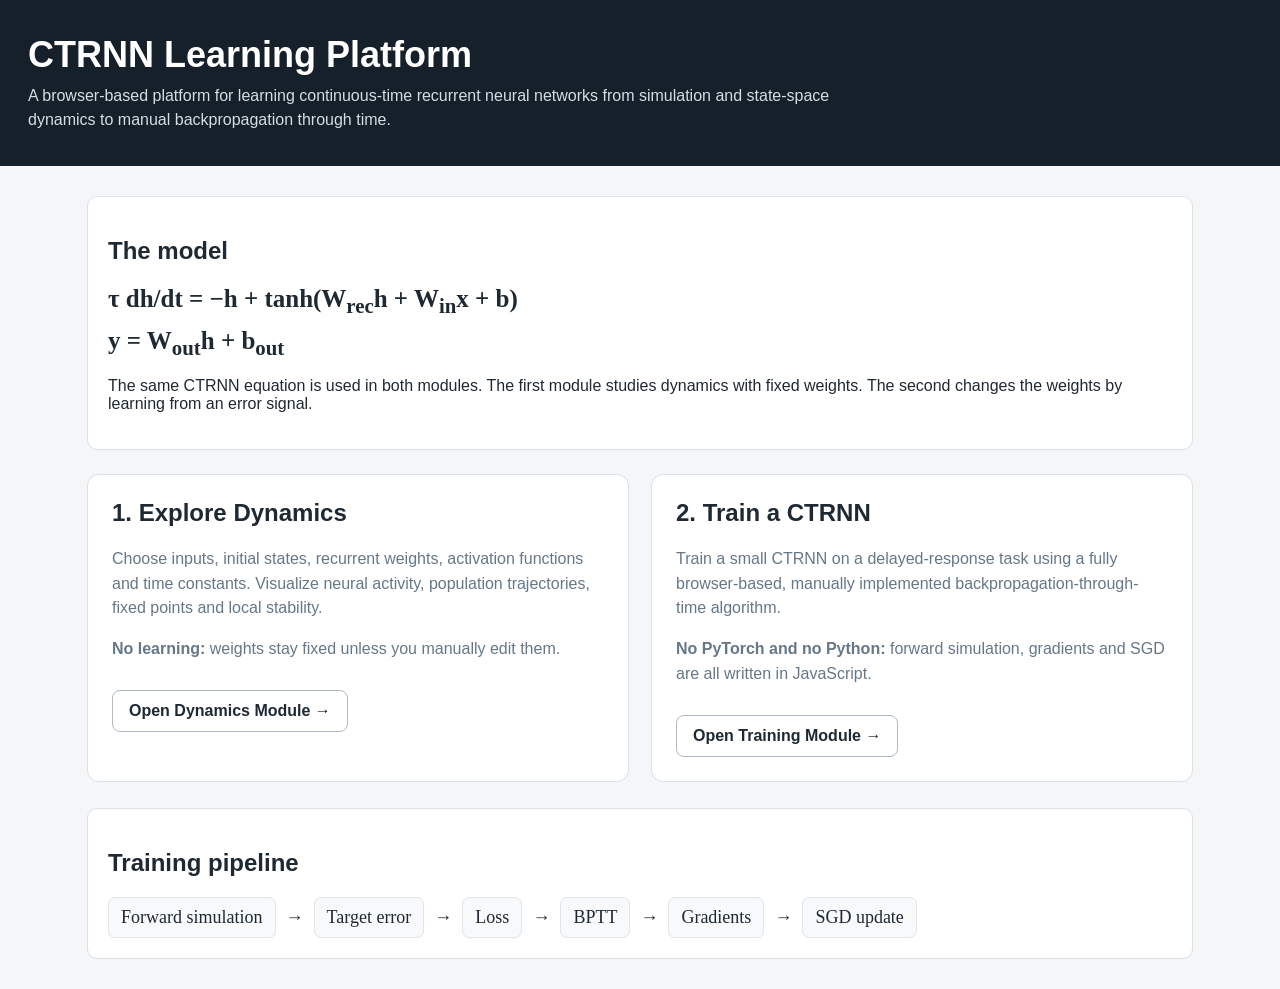
<file: index.html>
<!DOCTYPE html>
<html lang="en">
<head>
  <meta charset="UTF-8">
  <meta name="viewport" content="width=device-width, initial-scale=1.0">
  <title>CTRNN Learning Playground</title>
  <style>
    *{box-sizing:border-box}
    body{margin:0;font-family:Arial,Helvetica,sans-serif;background:#f4f6f8;color:#1f2933}
    header{background:#16202a;color:white;padding:34px 28px}
    header h1{margin:0 0 8px;font-size:36px}
    header p{margin:0;color:#d5dde5;max-width:850px;line-height:1.5}
    main{max-width:1150px;margin:0 auto;padding:30px 22px}
    .equation{background:white;border:1px solid #d9e0e6;border-radius:10px;padding:20px;margin-bottom:24px}
    .formula{font-family:Georgia,serif;font-size:25px;font-weight:700;margin:8px 0}
    .modes{display:grid;grid-template-columns:1fr 1fr;gap:22px}
    .card{background:white;border:1px solid #d9e0e6;border-radius:12px;padding:24px}
    .card h2{margin-top:0}
    .card p{color:#667788;line-height:1.55}
    .card a{display:inline-block;margin-top:12px;padding:11px 16px;border:1px solid #aeb9c3;border-radius:8px;text-decoration:none;color:#1f2933;font-weight:700}
    .card a:hover{background:#eef3f6}
    .pipeline{margin-top:26px;background:white;border:1px solid #d9e0e6;border-radius:10px;padding:20px}
    .steps{display:flex;gap:10px;flex-wrap:wrap;align-items:center;font-family:Georgia,serif;font-size:18px}
    .box{padding:9px 12px;background:#f7f9fb;border:1px solid #dfe5ea;border-radius:7px}
    @media(max-width:800px){.modes{grid-template-columns:1fr}}
  
  .choice-card { transition: transform .15s ease, box-shadow .15s ease; }
  .choice-card:hover { transform: translateY(-3px); box-shadow: 0 10px 24px rgba(31,41,51,.08); }
  .hero { background: linear-gradient(135deg,#ffffff 0%,#f7fafc 100%); }
</style>
</head>
<body>
<header>
  <h1>CTRNN Learning Platform</h1>
  <p>
    A browser-based platform for learning continuous-time recurrent neural networks from
    simulation and state-space dynamics to manual backpropagation through time.
  </p>
</header>

<main>
  <section class="equation">
    <h2>The model</h2>
    <div class="formula">
      τ dh/dt = −h + tanh(W<sub>rec</sub>h + W<sub>in</sub>x + b)
    </div>
    <div class="formula">
      y = W<sub>out</sub>h + b<sub>out</sub>
    </div>
    <p>
      The same CTRNN equation is used in both modules. The first module studies dynamics
      with fixed weights. The second changes the weights by learning from an error signal.
    </p>
  </section>

  <section class="modes">
    <article class="card">
      <h2>1. Explore Dynamics</h2>
      <p>
        Choose inputs, initial states, recurrent weights, activation functions and time constants.
        Visualize neural activity, population trajectories, fixed points and local stability.
      </p>
      <p><b>No learning:</b> weights stay fixed unless you manually edit them.</p>
      <a href="dynamics/index.html">Open Dynamics Module →</a>
    </article>

    <article class="card">
      <h2>2. Train a CTRNN</h2>
      <p>
        Train a small CTRNN on a delayed-response task using a fully browser-based,
        manually implemented backpropagation-through-time algorithm.
      </p>
      <p><b>No PyTorch and no Python:</b> forward simulation, gradients and SGD are all written in JavaScript.</p>
      <a href="training/index.html">Open Training Module →</a>
    </article>
  </section>

  <section class="pipeline">
    <h2>Training pipeline</h2>
    <div class="steps">
      <span class="box">Forward simulation</span> →
      <span class="box">Target error</span> →
      <span class="box">Loss</span> →
      <span class="box">BPTT</span> →
      <span class="box">Gradients</span> →
      <span class="box">SGD update</span>
    </div>
  </section>
</main>
</body>
</html>
</file>
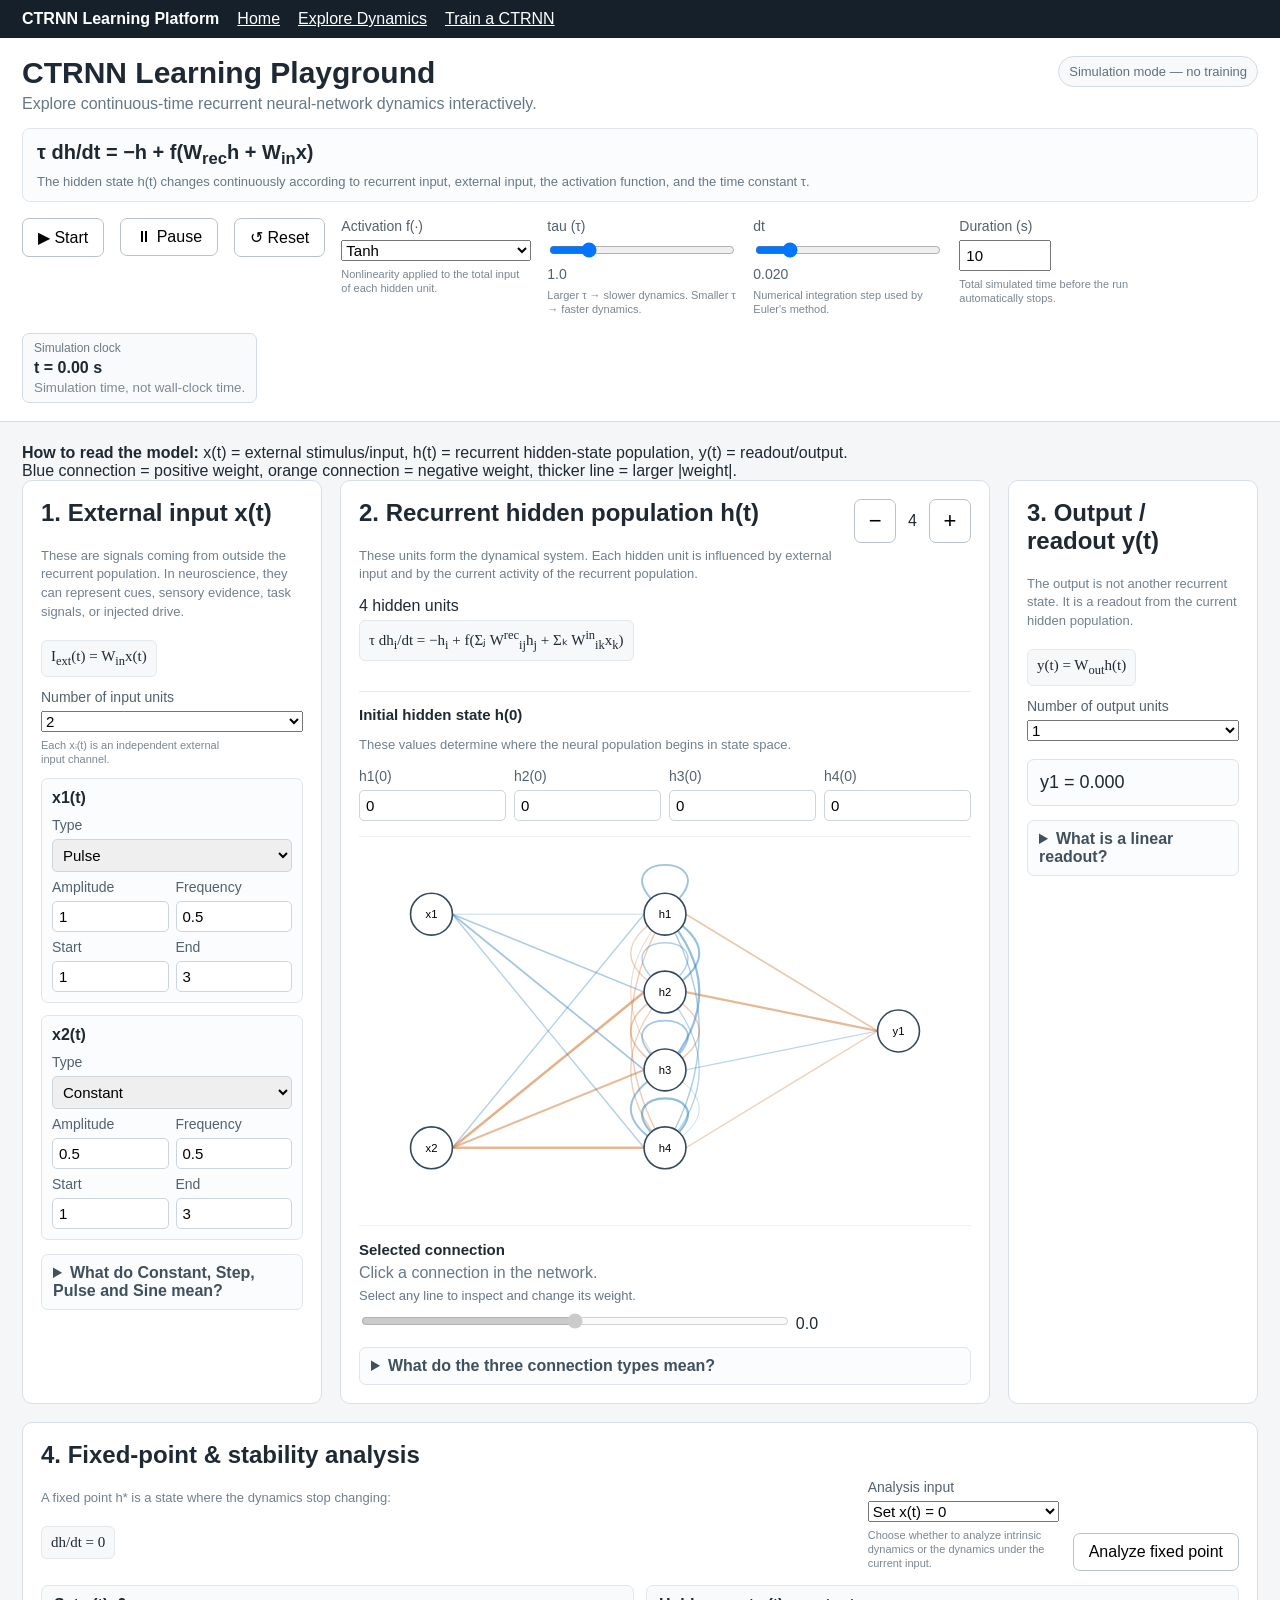
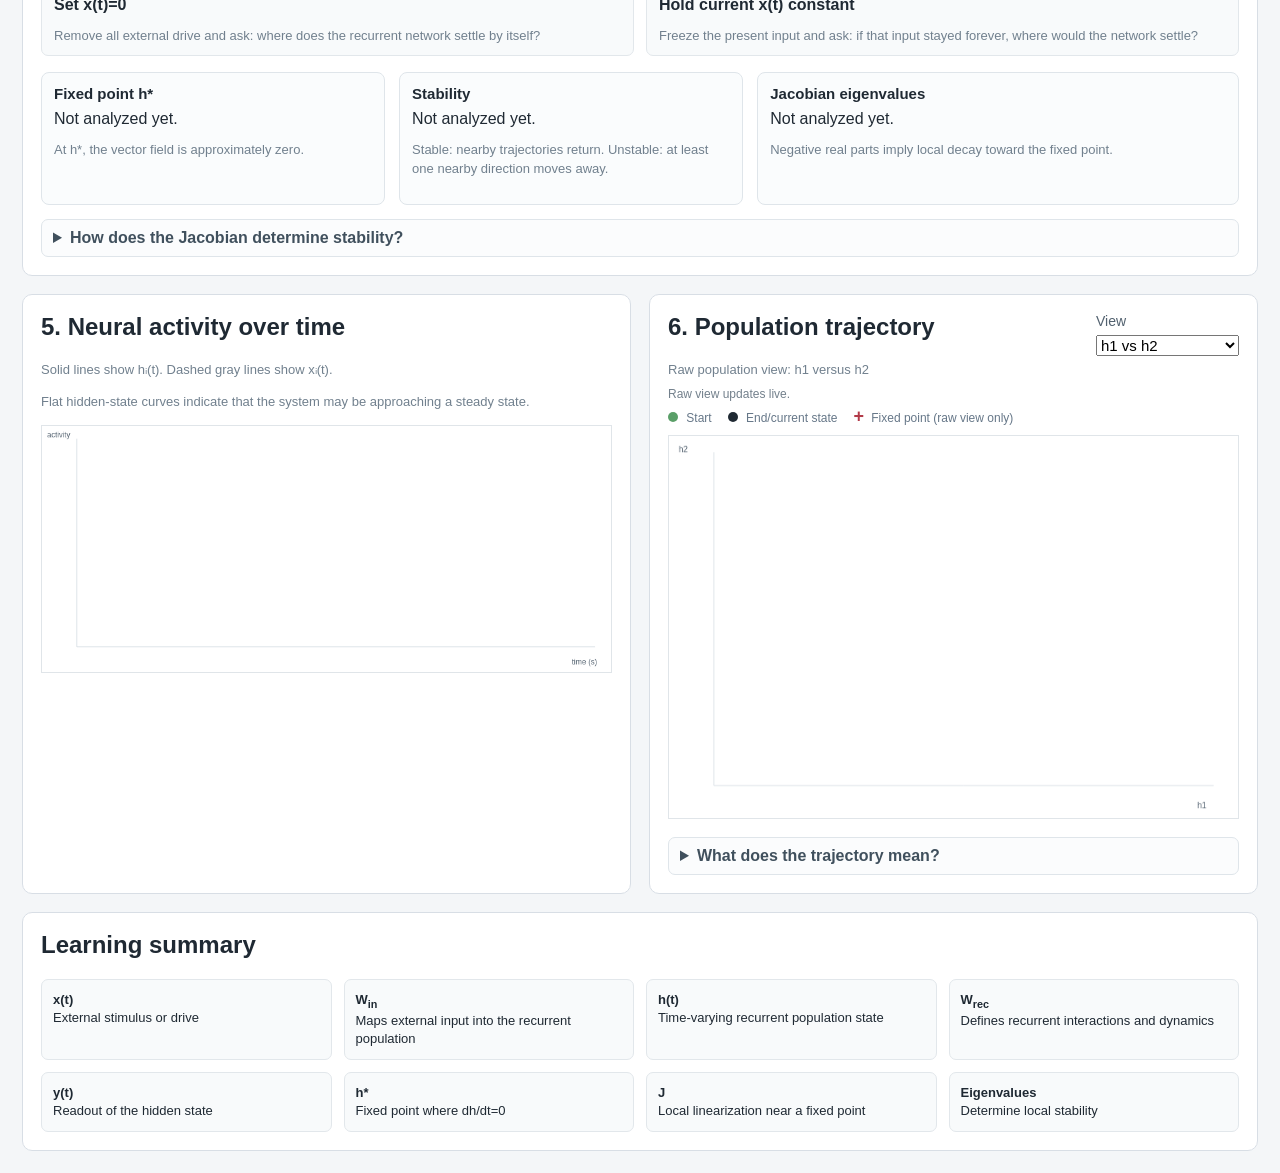
<file: dynamics/index.html>
<!DOCTYPE html>
<html lang="en">
<head>
  <meta charset="UTF-8" />
  <meta name="viewport" content="width=device-width, initial-scale=1.0" />
  <title>Explore Dynamics | CTRNN Learning Playground</title>
  <link rel="stylesheet" href="style.css" />
</head>
<body>

<nav class="module-nav" style="padding:10px 22px;background:#16202a;color:white;display:flex;gap:18px;align-items:center;flex-wrap:wrap">
  <strong>CTRNN Learning Platform</strong>
  <a href="../index.html" style="color:white">Home</a>
  <a href="./index.html" style="color:white">Explore Dynamics</a>
  <a href="../training/index.html" style="color:white">Train a CTRNN</a>
</nav>


<header class="topbar">
  <div class="brand">
    <div>
      <h1>CTRNN Learning Playground</h1>
      <p class="subtitle">Explore continuous-time recurrent neural-network dynamics interactively.</p>
    </div>
    <span class="mode-badge">Simulation mode — no training</span>
  </div>

  <div class="equation-banner">
    <div class="formula">
      τ dh/dt = −h + f(W<sub>rec</sub>h + W<sub>in</sub>x)
    </div>
    <div class="formula-note">
      The hidden state h(t) changes continuously according to recurrent input, external input, the activation function, and the time constant τ.
    </div>
  </div>

  <div class="top-controls">
    <button id="startBtn">▶ Start</button>
    <button id="pauseBtn">⏸ Pause</button>
    <button id="resetBtn">↺ Reset</button>

    <label>
      Activation f(·)
      <select id="activationSelect">
        <option value="tanh" selected>Tanh</option>
        <option value="relu">ReLU</option>
        <option value="sigmoid">Sigmoid</option>
        <option value="linear">Linear</option>
      </select>
      <span class="help">Nonlinearity applied to the total input of each hidden unit.</span>
    </label>

    <label>
      tau (τ)
      <input id="tauSlider" type="range" min="0.1" max="5" step="0.1" value="1" />
      <span id="tauValue">1.0</span>
      <span class="help">Larger τ → slower dynamics. Smaller τ → faster dynamics.</span>
    </label>

    <label>
      dt
      <input id="dtSlider" type="range" min="0.005" max="0.1" step="0.005" value="0.02" />
      <span id="dtValue">0.020</span>
      <span class="help">Numerical integration step used by Euler's method.</span>
    </label>

    <label>
      Duration (s)
      <input id="durationInput" type="number" min="0.1" step="0.5" value="10" />
      <span class="help">Total simulated time before the run automatically stops.</span>
    </label>

    <div class="clock-box">
      <span>Simulation clock</span>
      <strong id="clockValue">t = 0.00 s</strong>
      <small>Simulation time, not wall-clock time.</small>
    </div>
  </div>
</header>

<main>

<section class="learning-strip">
  <div>
    <strong>How to read the model:</strong>
    x(t) = external stimulus/input,
    h(t) = recurrent hidden-state population,
    y(t) = readout/output.
  </div>
  <div>
    Blue connection = positive weight,
    orange connection = negative weight,
    thicker line = larger |weight|.
  </div>
</section>

<section class="network-layout">

  <div class="panel">
    <h2>1. External input x(t)</h2>
    <p class="section-explain">
      These are signals coming from outside the recurrent population. In neuroscience, they can represent cues, sensory evidence, task signals, or injected drive.
    </p>

    <div class="mini-formula">
      I<sub>ext</sub>(t) = W<sub>in</sub>x(t)
    </div>

    <label>
      Number of input units
      <select id="inputCount">
        <option value="1">1</option>
        <option value="2" selected>2</option>
        <option value="3">3</option>
        <option value="4">4</option>
      </select>
      <span class="help">Each xᵢ(t) is an independent external input channel.</span>
    </label>

    <div id="inputControls"></div>

    <details class="teach-box">
      <summary>What do Constant, Step, Pulse and Sine mean?</summary>
      <div>
        <p><b>Constant:</b> x(t)=A for the whole run.</p>
        <p><b>Step:</b> x(t)=0 before the start time, then x(t)=A afterward.</p>
        <p><b>Pulse:</b> x(t)=A only between start and end.</p>
        <p><b>Sine:</b> x(t)=A sin(2πf(t−t<sub>start</sub>)) within the chosen interval.</p>
      </div>
    </details>
  </div>

  <div class="panel hidden-panel">
    <div class="hidden-header">
      <div>
        <h2>2. Recurrent hidden population h(t)</h2>
        <p class="section-explain">
          These units form the dynamical system. Each hidden unit is influenced by external input and by the current activity of the recurrent population.
        </p>
        <span id="hiddenLabel">4 hidden units</span>
      </div>

      <div class="hidden-buttons">
        <button id="minusHidden">−</button>
        <span id="hiddenCountText">4</span>
        <button id="plusHidden">+</button>
      </div>
    </div>

    <div class="mini-formula">
      τ dh<sub>i</sub>/dt = −h<sub>i</sub> + f(Σⱼ W<sup>rec</sup><sub>ij</sub>h<sub>j</sub> + Σₖ W<sup>in</sup><sub>ik</sub>x<sub>k</sub>)
    </div>

    <div class="initial-state-section">
      <h3>Initial hidden state h(0)</h3>
      <p class="small-text">
        These values determine where the neural population begins in state space.
      </p>
      <div id="hiddenInitialControls" class="initial-grid"></div>
    </div>

    <svg id="networkSvg" viewBox="0 0 760 400" aria-label="CTRNN network diagram"></svg>

    <div class="connection-control">
      <h3 id="connectionType">Selected connection</h3>
      <p id="weightDescription">Click a connection in the network.</p>
      <p id="connectionMeaning" class="small-text">
        Select any line to inspect and change its weight.
      </p>
      <input id="weightSlider" type="range" min="-3" max="3" step="0.1" value="0" disabled />
      <span id="weightValue">0.0</span>
    </div>

    <details class="teach-box">
      <summary>What do the three connection types mean?</summary>
      <div>
        <p><b>x → h:</b> input weight in W<sub>in</sub>. It controls how strongly an external input affects a hidden unit.</p>
        <p><b>h → h:</b> recurrent weight in W<sub>rec</sub>. It controls how hidden units influence one another over time.</p>
        <p><b>h → y:</b> readout weight in W<sub>out</sub>. It controls how hidden activity contributes to the output.</p>
      </div>
    </details>
  </div>

  <div class="panel">
    <h2>3. Output / readout y(t)</h2>

    <p class="section-explain">
      The output is not another recurrent state. It is a readout from the current hidden population.
    </p>

    <div class="mini-formula">
      y(t) = W<sub>out</sub>h(t)
    </div>

    <label>
      Number of output units
      <select id="outputCount">
        <option value="1" selected>1</option>
        <option value="2">2</option>
        <option value="3">3</option>
      </select>
    </label>

    <div id="outputValues"></div>

    <details class="teach-box">
      <summary>What is a linear readout?</summary>
      <div>
        <p>
          Each output is a weighted sum of the hidden-state activities. For one output:
        </p>
        <p class="mini-formula">y = w₁h₁ + w₂h₂ + … + wₙhₙ</p>
      </div>
    </details>
  </div>

</section>

<section class="analysis-panel">
  <div class="analysis-header">
    <div>
      <h2>4. Fixed-point & stability analysis</h2>
      <p>
        A fixed point h* is a state where the dynamics stop changing:
      </p>
      <div class="mini-formula">dh/dt = 0</div>
    </div>

    <div class="analysis-controls">
      <label>
        Analysis input
        <select id="analysisInputMode">
          <option value="zero" selected>Set x(t) = 0</option>
          <option value="current">Hold current x(t) constant</option>
        </select>
        <span class="help">Choose whether to analyze intrinsic dynamics or the dynamics under the current input.</span>
      </label>

      <button id="analyzeBtn">Analyze fixed point</button>
    </div>
  </div>

  <div class="analysis-explain-grid">
    <div class="explain-card">
      <b>Set x(t)=0</b>
      <p>Remove all external drive and ask: where does the recurrent network settle by itself?</p>
    </div>
    <div class="explain-card">
      <b>Hold current x(t) constant</b>
      <p>Freeze the present input and ask: if that input stayed forever, where would the network settle?</p>
    </div>
  </div>

  <div class="analysis-results">
    <div class="analysis-card">
      <h3>Fixed point h*</h3>
      <div id="fixedPointText">Not analyzed yet.</div>
      <p class="small-text">At h*, the vector field is approximately zero.</p>
    </div>

    <div class="analysis-card">
      <h3>Stability</h3>
      <div id="stabilityText">Not analyzed yet.</div>
      <p class="small-text">
        Stable: nearby trajectories return. Unstable: at least one nearby direction moves away.
      </p>
    </div>

    <div class="analysis-card">
      <h3>Jacobian eigenvalues</h3>
      <div id="eigenText">Not analyzed yet.</div>
      <p class="small-text">
        Negative real parts imply local decay toward the fixed point.
      </p>
    </div>
  </div>

  <details class="teach-box">
    <summary>How does the Jacobian determine stability?</summary>
    <div>
      <p>
        Near a fixed point, the nonlinear system is approximated by a linear system:
      </p>
      <p class="mini-formula">dδh/dt ≈ J δh</p>
      <p>
        If every eigenvalue of J has a negative real part, small perturbations decay and the fixed point is locally stable.
      </p>
    </div>
  </details>
</section>

<section class="plot-layout">

  <div class="plot-panel">
    <h2>5. Neural activity over time</h2>
    <p>
      Solid lines show hᵢ(t). Dashed gray lines show xᵢ(t).
    </p>
    <p class="small-text">
      Flat hidden-state curves indicate that the system may be approaching a steady state.
    </p>
    <canvas id="activityCanvas" width="900" height="390"></canvas>
  </div>

  <div class="plot-panel">
    <div class="trajectory-header">
      <div>
        <h2>6. Population trajectory</h2>
        <p id="trajectoryDescription">Raw population view: h1 versus h2</p>
      </div>

      <label>
        View
        <select id="trajectoryMode">
          <option value="raw" selected>h1 vs h2</option>
          <option value="pca">PCA: PC1 vs PC2</option>
        </select>
      </label>
    </div>

    <div id="pcaStatus" class="pca-status">
      PCA is computed after Pause or when the run ends.
    </div>

    <div class="trajectory-legend">
      <span><span class="dot green"></span> Start</span>
      <span><span class="dot black"></span> End/current state</span>
      <span><span class="cross-red">+</span> Fixed point (raw view only)</span>
    </div>

    <canvas id="trajectoryCanvas" width="700" height="470"></canvas>

    <details class="teach-box">
      <summary>What does the trajectory mean?</summary>
      <div>
        <p>
          The hidden population has one coordinate per hidden unit. With four hidden units, h(t) lives in 4D state space.
        </p>
        <p>
          The raw view shows h₁ against h₂. The PCA view projects the full hidden-state trajectory into two principal components.
        </p>
      </div>
    </details>
  </div>

</section>

<section class="footer-learning">
  <h2>Learning summary</h2>
  <div class="summary-grid">
    <div><b>x(t)</b><br>External stimulus or drive</div>
    <div><b>W<sub>in</sub></b><br>Maps external input into the recurrent population</div>
    <div><b>h(t)</b><br>Time-varying recurrent population state</div>
    <div><b>W<sub>rec</sub></b><br>Defines recurrent interactions and dynamics</div>
    <div><b>y(t)</b><br>Readout of the hidden state</div>
    <div><b>h*</b><br>Fixed point where dh/dt=0</div>
    <div><b>J</b><br>Local linearization near a fixed point</div>
    <div><b>Eigenvalues</b><br>Determine local stability</div>
  </div>
</section>

</main>

<script src="app.js"></script>
</body>
</html>
</file>
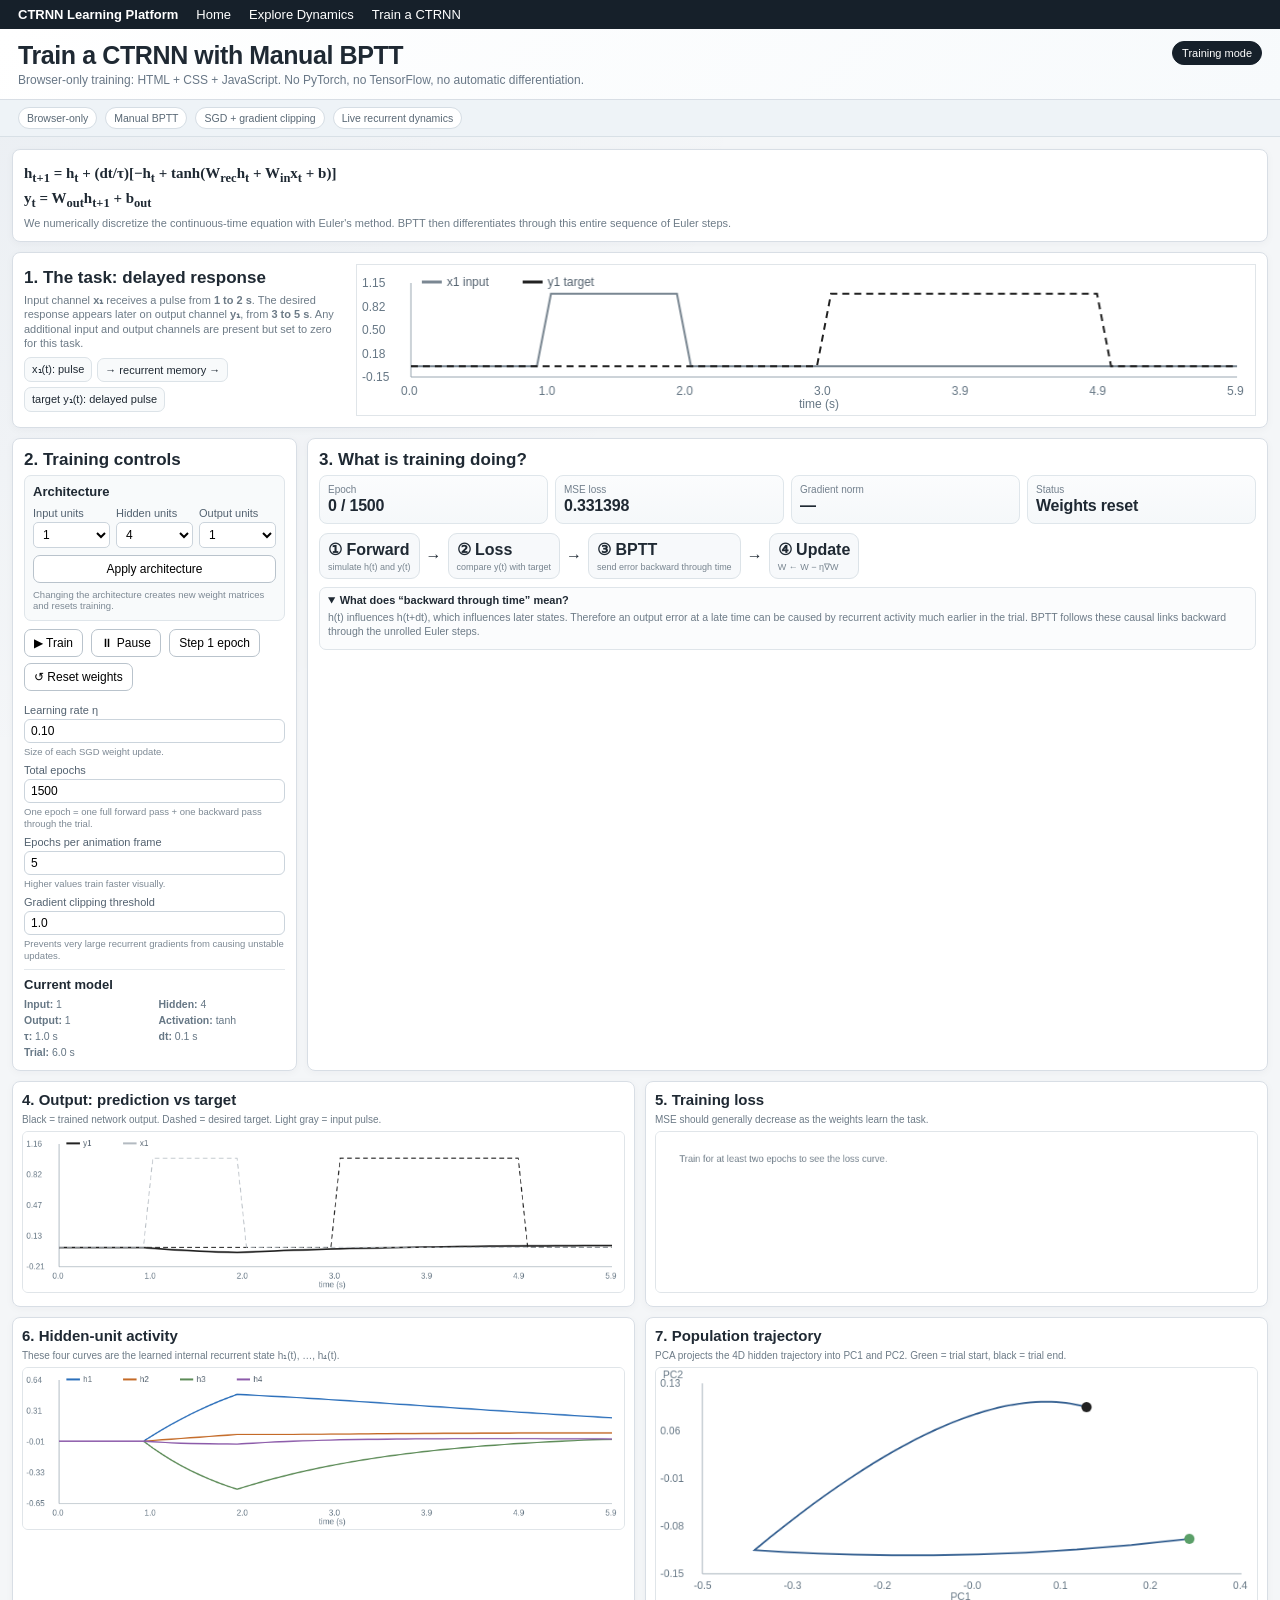
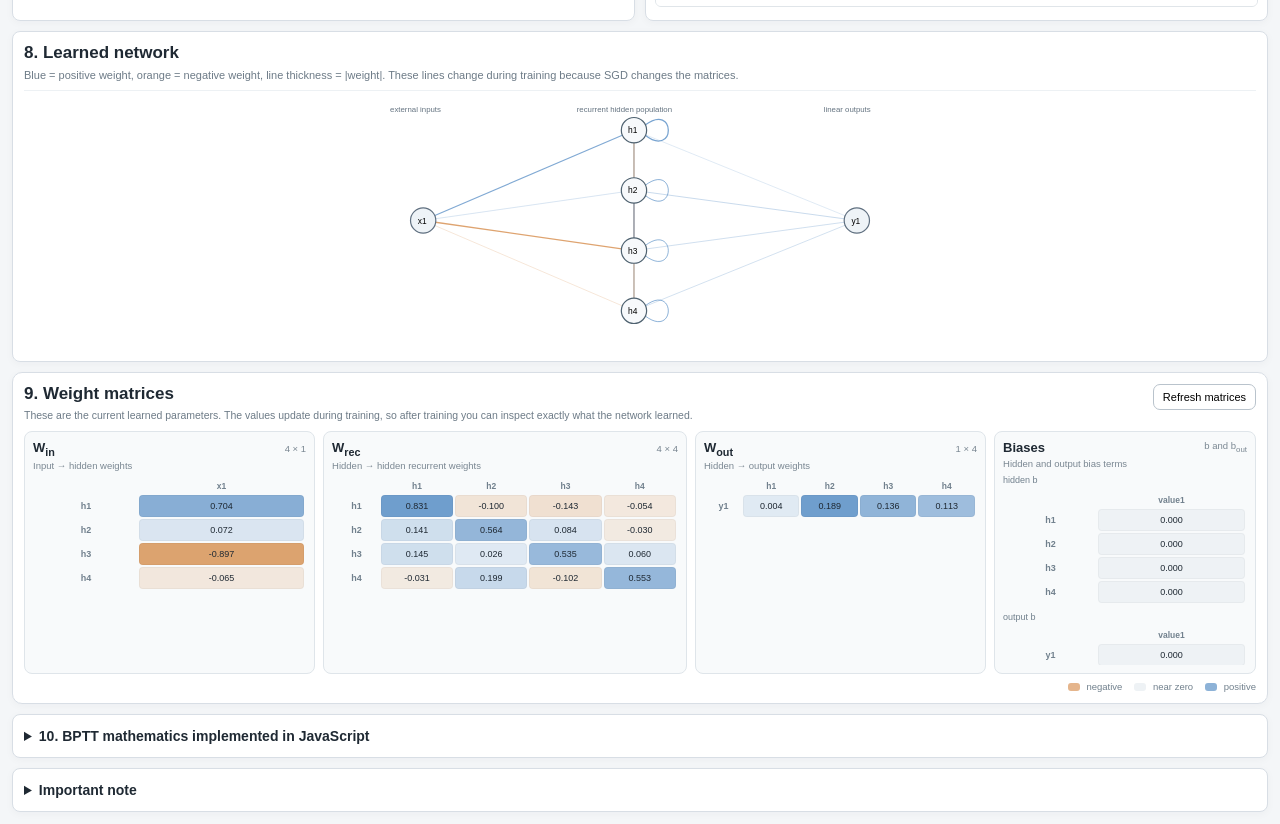
<file: training/index.html>
<!DOCTYPE html>
<html lang="en">
<head>
  <meta charset="UTF-8">
  <meta name="viewport" content="width=device-width, initial-scale=1.0">
  <title>Train a CTRNN | CTRNN Learning Playground</title>
  <link rel="stylesheet" href="style.css">
</head>
<body>

<nav class="module-nav">
  <strong>CTRNN Learning Platform</strong>
  <a href="../index.html">Home</a>
  <a href="../dynamics/index.html">Explore Dynamics</a>
  <a href="./index.html">Train a CTRNN</a>
</nav>

<header class="hero">
  <div>
    <h1>Train a CTRNN with Manual BPTT</h1>
    <p>
      Browser-only training: HTML + CSS + JavaScript. No PyTorch, no TensorFlow,
      no automatic differentiation.
    </p>
  </div>
  <span class="badge">Training mode</span>
</header>

<div class="mode-strip">
  <span>Browser-only</span>
  <span>Manual BPTT</span>
  <span>SGD + gradient clipping</span>
  <span>Live recurrent dynamics</span>
</div>

<main>
<section class="equation-panel">
  <div class="formula">
    h<sub>t+1</sub> =
    h<sub>t</sub> +
    (dt/τ)[−h<sub>t</sub> +
    tanh(W<sub>rec</sub>h<sub>t</sub> + W<sub>in</sub>x<sub>t</sub> + b)]
  </div>
  <div class="formula">
    y<sub>t</sub> = W<sub>out</sub>h<sub>t+1</sub> + b<sub>out</sub>
  </div>
  <p>
    We numerically discretize the continuous-time equation with Euler's method.
    BPTT then differentiates through this entire sequence of Euler steps.
  </p>
</section>

<section class="task-panel">
  <div>
    <h2>1. The task: delayed response</h2>
    <p>
      Input channel <b>x₁</b> receives a pulse from <b>1 to 2 s</b>. The desired
      response appears later on output channel <b>y₁</b>, from <b>3 to 5 s</b>.
      Any additional input and output channels are present but set to zero for this task.
    </p>
    <div class="task-flow">
      <span>x₁(t): pulse</span>
      <span>→ recurrent memory →</span>
      <span>target y₁(t): delayed pulse</span>
    </div>
  </div>
  <canvas id="taskCanvas" width="900" height="150"></canvas>
</section>

<section class="layout">
  <aside class="control-panel">
    <h2>2. Training controls</h2>

    <div class="architecture-controls">
      <h3>Architecture</h3>

      <label>
        Input units
        <select id="inputSizeSelect">
          <option value="1" selected>1</option>
          <option value="2">2</option>
          <option value="3">3</option>
        </select>
      </label>

      <label>
        Hidden units
        <select id="hiddenSizeSelect">
          <option value="2">2</option>
          <option value="3">3</option>
          <option value="4" selected>4</option>
          <option value="5">5</option>
          <option value="6">6</option>
          <option value="8">8</option>
        </select>
      </label>

      <label>
        Output units
        <select id="outputSizeSelect">
          <option value="1" selected>1</option>
          <option value="2">2</option>
          <option value="3">3</option>
        </select>
      </label>

      <button id="applyArchitectureBtn">Apply architecture</button>

      <span class="help">
        Changing the architecture creates new weight matrices and resets training.
      </span>
    </div>

    <button id="trainBtn">▶ Train</button>
    <button id="pauseBtn">⏸ Pause</button>
    <button id="stepBtn">Step 1 epoch</button>
    <button id="resetBtn">↺ Reset weights</button>

    <label>
      Learning rate η
      <input id="lrInput" type="number" min="0.001" max="1" step="0.01" value="0.10">
      <span class="help">Size of each SGD weight update.</span>
    </label>

    <label>
      Total epochs
      <input id="epochLimitInput" type="number" min="1" max="10000" step="100" value="1500">
      <span class="help">One epoch = one full forward pass + one backward pass through the trial.</span>
    </label>

    <label>
      Epochs per animation frame
      <input id="epochsPerFrameInput" type="number" min="1" max="50" step="1" value="5">
      <span class="help">Higher values train faster visually.</span>
    </label>

    <label>
      Gradient clipping threshold
      <input id="clipInput" type="number" min="0.1" max="10" step="0.1" value="1.0">
      <span class="help">Prevents very large recurrent gradients from causing unstable updates.</span>
    </label>

    <div class="fixed-architecture">
      <h3>Current model</h3>
      <p><b>Input:</b> <span id="archInputText">1</span></p>
      <p><b>Hidden:</b> <span id="archHiddenText">4</span></p>
      <p><b>Output:</b> <span id="archOutputText">1</span></p>
      <p><b>Activation:</b> tanh</p>
      <p><b>τ:</b> 1.0 s</p>
      <p><b>dt:</b> 0.1 s</p>
      <p><b>Trial:</b> 6.0 s</p>
    </div>
  </aside>

  <section class="status-panel">
    <h2>3. What is training doing?</h2>

    <div class="status-grid">
      <div class="metric">
        <span>Epoch</span>
        <strong id="epochText">0 / 1500</strong>
      </div>
      <div class="metric">
        <span>MSE loss</span>
        <strong id="lossText">—</strong>
      </div>
      <div class="metric">
        <span>Gradient norm</span>
        <strong id="gradText">—</strong>
      </div>
      <div class="metric">
        <span>Status</span>
        <strong id="statusText">Ready</strong>
      </div>
    </div>

    <div class="pipeline">
      <div class="stage">
        <b>① Forward</b>
        <span>simulate h(t) and y(t)</span>
      </div>
      <div>→</div>
      <div class="stage">
        <b>② Loss</b>
        <span>compare y(t) with target</span>
      </div>
      <div>→</div>
      <div class="stage">
        <b>③ BPTT</b>
        <span>send error backward through time</span>
      </div>
      <div>→</div>
      <div class="stage">
        <b>④ Update</b>
        <span>W ← W − η∇W</span>
      </div>
    </div>

    <details open class="teach-box">
      <summary>What does “backward through time” mean?</summary>
      <p>
        h(t) influences h(t+dt), which influences later states. Therefore an output error
        at a late time can be caused by recurrent activity much earlier in the trial.
        BPTT follows these causal links backward through the unrolled Euler steps.
      </p>
    </details>
  </section>
</section>

<section class="plots">
  <article class="plot-card">
    <h2>4. Output: prediction vs target</h2>
    <p>
      Black = trained network output. Dashed = desired target. Light gray = input pulse.
    </p>
    <canvas id="outputCanvas" width="900" height="240"></canvas>
  </article>

  <article class="plot-card">
    <h2>5. Training loss</h2>
    <p>MSE should generally decrease as the weights learn the task.</p>
    <canvas id="lossCanvas" width="900" height="240"></canvas>
  </article>

  <article class="plot-card">
    <h2>6. Hidden-unit activity</h2>
    <p>
      These four curves are the learned internal recurrent state h₁(t), …, h₄(t).
    </p>
    <canvas id="hiddenCanvas" width="900" height="240"></canvas>
  </article>

  <article class="plot-card">
    <h2>7. Population trajectory</h2>
    <p>
      PCA projects the 4D hidden trajectory into PC1 and PC2.
      Green = trial start, black = trial end.
    </p>
    <canvas id="pcaCanvas" width="700" height="280"></canvas>
  </article>
</section>

<section class="network-panel">
  <div>
    <h2>8. Learned network</h2>
    <p>
      Blue = positive weight, orange = negative weight, line thickness = |weight|.
      These lines change during training because SGD changes the matrices.
    </p>
  </div>
  <svg id="networkSvg" viewBox="0 0 900 430"></svg>
</section>

<section class="weights-panel">
  <div class="weights-header">
    <div>
      <h2>9. Weight matrices</h2>
      <p>
        These are the current learned parameters. The values update during training,
        so after training you can inspect exactly what the network learned.
      </p>
    </div>
    <button id="refreshWeightsBtn">Refresh matrices</button>
  </div>

  <div class="matrix-grid">
    <div class="matrix-card">
      <div class="matrix-title">
        <strong>W<sub>in</sub></strong>
        <span id="winShape"></span>
      </div>
      <p>Input → hidden weights</p>
      <div id="winMatrix" class="matrix-table-wrap"></div>
    </div>

    <div class="matrix-card">
      <div class="matrix-title">
        <strong>W<sub>rec</sub></strong>
        <span id="wrecShape"></span>
      </div>
      <p>Hidden → hidden recurrent weights</p>
      <div id="wrecMatrix" class="matrix-table-wrap"></div>
    </div>

    <div class="matrix-card">
      <div class="matrix-title">
        <strong>W<sub>out</sub></strong>
        <span id="woutShape"></span>
      </div>
      <p>Hidden → output weights</p>
      <div id="woutMatrix" class="matrix-table-wrap"></div>
    </div>

    <div class="matrix-card bias-card">
      <div class="matrix-title">
        <strong>Biases</strong>
        <span>b and b<sub>out</sub></span>
      </div>
      <p>Hidden and output bias terms</p>
      <div id="biasMatrix" class="matrix-table-wrap"></div>
    </div>
  </div>

  <div class="matrix-legend">
    <span><i class="heat neg"></i> negative</span>
    <span><i class="heat zero"></i> near zero</span>
    <span><i class="heat pos"></i> positive</span>
  </div>
</section>

<details class="math-panel compact-details">
  <summary>10. BPTT mathematics implemented in JavaScript</summary>
  <div class="details-body">
<h2>9. The BPTT mathematics implemented in JavaScript</h2>

  <div class="math-grid">
    <div>
      <h3>Forward Euler step</h3>
      <div class="formula small">
        α = dt/τ
      </div>
      <div class="formula small">
        a<sub>t</sub> = W<sub>rec</sub>h<sub>t</sub> + W<sub>in</sub>x<sub>t</sub> + b
      </div>
      <div class="formula small">
        h<sub>t+1</sub> = (1−α)h<sub>t</sub> + α tanh(a<sub>t</sub>)
      </div>
    </div>

    <div>
      <h3>Loss</h3>
      <div class="formula small">
        L = (1/T) Σ<sub>t</sub>(y<sub>t</sub> − y<sub>t</sub><sup>target</sup>)²
      </div>
    </div>

    <div>
      <h3>Backward recurrent signal</h3>
      <div class="formula small">
        q<sub>t</sub> =
        α [∂L/∂h<sub>t+1</sub>] ⊙ tanh′(a<sub>t</sub>)
      </div>
      <div class="formula small">
        ∂L/∂W<sub>rec</sub> += q<sub>t</sub>h<sub>t</sub><sup>T</sup>
      </div>
    </div>

    <div>
      <h3>SGD update</h3>
      <div class="formula small">
        W ← W − η ∂L/∂W
      </div>
      <p>
        The code computes these derivatives explicitly. There is no autograd engine.
      </p>
    </div>
  </div>
  </div>
</details>

<details class="note-panel compact-details">
  <summary>Important note</summary>
  <div class="details-body">
    <p>
      The current setup keeps the task fixed while allowing the architecture to change. The delayed-response task remains fixed so architecture changes can be compared cleanly.
      Later versions can expose task timing, activation, optimizer, multiple trials and task families.
    </p>
  </div>
</details>

</main>
<script src="app.js"></script>
</body>
</html>
</file>
<file: dynamics/style.css>
*{box-sizing:border-box}
body{margin:0;font-family:Arial,Helvetica,sans-serif;background:#f4f6f8;color:#1f2933}
.topbar{background:white;border-bottom:1px solid #d8dee5;padding:18px 22px}
.brand{display:flex;justify-content:space-between;align-items:flex-start;gap:18px;flex-wrap:wrap}
.brand h1{margin:0;font-size:30px}
.subtitle{margin:5px 0 0;color:#667788}
.mode-badge{padding:7px 10px;border:1px solid #d2dbe3;border-radius:999px;background:#f7f9fb;color:#607080;font-size:13px}
.equation-banner{margin-top:15px;padding:12px 14px;border:1px solid #dfe6eb;border-radius:8px;background:#fafcfd}
.formula{font-size:20px;font-weight:700}
.formula-note{margin-top:5px;color:#667788;font-size:13px}
.top-controls{display:flex;flex-wrap:wrap;gap:16px;align-items:flex-start;margin-top:16px}
button{font-size:16px;padding:9px 15px;background:white;border:1px solid #b8c1cc;border-radius:7px;cursor:pointer}
button:hover{background:#edf2f6}
label{display:flex;flex-direction:column;gap:6px;color:#52616f;font-size:14px}
.help{font-size:11px;line-height:1.3;color:#7a8792;max-width:190px}
input,select{font-size:15px}
#durationInput{width:92px;padding:5px}
.clock-box{min-width:160px;padding:7px 11px;border:1px solid #d4dce3;border-radius:7px;background:#f8fafb}
.clock-box span,.clock-box strong,.clock-box small{display:block}
.clock-box span{font-size:12px;color:#6d7985}
.clock-box strong{margin-top:4px;font-size:16px}
.clock-box small{margin-top:3px;color:#7c8994}
main{padding:22px}
.teaching-strip{display:grid;grid-template-columns:1fr 1fr;gap:12px;margin-bottom:18px;padding:12px 14px;border:1px solid #d8dee5;background:white;border-radius:10px;font-size:13px;color:#52616f}
.network-layout{display:grid;grid-template-columns:300px minmax(580px,1fr) 250px;gap:18px}
.panel,.plot-panel,.analysis-panel,.footer-learning{background:white;border:1px solid #d8dee5;border-radius:10px;padding:18px}
.panel h2,.plot-panel h2,.analysis-panel h2,.footer-learning h2{margin-top:0}
.section-explain,.small-text,.plot-panel p,.analysis-panel p{color:#71808e;font-size:13px;line-height:1.45}
.mini-formula{display:inline-block;padding:7px 9px;border-radius:6px;background:#f6f8fa;border:1px solid #e3e8ec;font-family:Georgia,serif;font-size:15px;margin:5px 0 12px}
.input-row{background:#fafcfd;border:1px solid #dfe5ea;border-radius:7px;padding:10px;margin-top:12px}
.input-row strong{display:block;margin-bottom:10px}
.input-grid{display:grid;grid-template-columns:1fr 1fr;gap:7px}
.input-grid .wide{grid-column:1/-1}
.input-grid input,.input-grid select{width:100%;padding:6px;border:1px solid #ccd5dc;border-radius:5px}
.hidden-header{display:flex;justify-content:space-between;align-items:flex-start;gap:18px}
.hidden-buttons{display:flex;align-items:center;gap:12px}
.hidden-buttons button{width:42px;padding:8px;font-size:22px}
.initial-state-section{margin-top:18px;padding-top:14px;border-top:1px solid #e5eaee}
.initial-state-section h3{margin:0 0 7px;font-size:15px}
.initial-grid{display:grid;grid-template-columns:repeat(auto-fit,minmax(100px,1fr));gap:8px}
.initial-grid input{width:100%;padding:6px;border:1px solid #ccd5dc;border-radius:5px}
#networkSvg{width:100%;display:block;min-height:390px;margin-top:15px;border-top:1px solid #edf1f4;border-bottom:1px solid #edf1f4}
.connection-control{margin-top:15px}
.connection-control h3{margin:0 0 6px;font-size:15px}
.connection-control p{margin:5px 0;color:#667788}
.connection-control input{width:70%}
#outputValues{margin-top:18px}
.output-box{padding:12px;border:1px solid #dbe2e8;border-radius:7px;margin-bottom:10px;background:#fafcfd;font-size:18px}
.teach-box{margin-top:14px;border:1px solid #dfe5ea;border-radius:7px;background:#fbfcfd;padding:9px 11px}
.teach-box summary{cursor:pointer;font-weight:700;color:#40505d}
.teach-box p{margin:8px 0;font-size:13px;color:#5f6d78}
.analysis-panel{margin-top:18px}
.analysis-header{display:flex;justify-content:space-between;align-items:flex-end;gap:18px;flex-wrap:wrap}
.analysis-controls{display:flex;gap:14px;align-items:flex-end;flex-wrap:wrap}
.analysis-explain-grid{display:grid;grid-template-columns:1fr 1fr;gap:12px;margin-top:14px}
.explain-card{padding:10px 12px;background:#f8fafb;border:1px solid #e2e7eb;border-radius:7px}
.explain-card p{margin-bottom:0}
.analysis-results{display:grid;grid-template-columns:1fr 1fr 1.4fr;gap:14px;margin-top:16px}
.analysis-card{background:#fafcfd;border:1px solid #dfe5ea;border-radius:8px;padding:12px}
.analysis-card h3{margin:0 0 8px;font-size:15px}
.plot-layout{display:grid;grid-template-columns:1fr 1fr;gap:18px;margin-top:18px}
.trajectory-header{display:flex;justify-content:space-between;align-items:flex-start;gap:20px}
.pca-status{font-size:12px;color:#73808c;margin:-6px 0 10px}
.trajectory-legend{display:flex;gap:16px;flex-wrap:wrap;margin-bottom:10px;font-size:12px;color:#667788}
.dot{display:inline-block;width:10px;height:10px;border-radius:50%;margin-right:5px}
.dot.green{background:#5a9f68}.dot.black{background:#1f2933}
.cross-red{display:inline-block;color:#b23a48;font-size:18px;font-weight:700;line-height:10px;margin-right:4px}
canvas{width:100%;height:auto;background:white;border:1px solid #e0e5e9}
.edge{cursor:pointer}
.node-label{font-size:14px;pointer-events:none}
.footer-learning{margin-top:18px}
.summary-grid{display:grid;grid-template-columns:repeat(4,1fr);gap:12px}
.summary-grid>div{padding:11px;background:#f8fafb;border:1px solid #e2e7eb;border-radius:7px;font-size:13px;line-height:1.4}
@media(max-width:1100px){.network-layout,.plot-layout,.analysis-results,.analysis-explain-grid,.teaching-strip,.summary-grid{grid-template-columns:1fr}}


/* ===== Final visual polish ===== */
a, button, select, input { transition: all .14s ease; }
button:focus-visible, select:focus-visible, input:focus-visible, a:focus-visible {
  outline: 2px solid rgba(49,93,143,.45);
  outline-offset: 2px;
}
button:hover { transform: translateY(-1px); }
section, .plot-card, .network-panel, .weights-panel {
  backdrop-filter: blur(1px);
}
</file>
<file: training/style.css>
*{box-sizing:border-box}
body{margin:0;font-family:Arial,Helvetica,sans-serif;background:#f4f6f8;color:#1f2933}
.module-nav{padding:10px 22px;background:#16202a;color:white;display:flex;gap:18px;align-items:center;flex-wrap:wrap}
.module-nav a{color:white;text-decoration:none}
.module-nav a:hover{text-decoration:underline}
.hero{background:white;border-bottom:1px solid #d8dee5;padding:22px 26px;display:flex;justify-content:space-between;gap:18px;align-items:flex-start}
.hero h1{margin:0 0 6px;font-size:31px}
.hero p{margin:0;color:#687786}
.badge{border:1px solid #cbd5dd;border-radius:999px;padding:7px 11px;color:#607080;background:#f8fafb;font-size:13px}
main{max-width:1500px;margin:0 auto;padding:22px}
.equation-panel,.task-panel,.control-panel,.status-panel,.plot-card,.network-panel,.math-panel,.note-panel{
  background:white;border:1px solid #d8dee5;border-radius:10px;padding:18px
}
.equation-panel{margin-bottom:18px}
.formula{font-family:Georgia,serif;font-size:19px;font-weight:700;margin:8px 0}
.formula.small{font-size:16px;font-weight:600}
.equation-panel p,.task-panel p,.plot-card p,.network-panel p,.math-panel p,.note-panel p,.teach-box p{
  color:#6d7b87;line-height:1.5;font-size:13px
}
.task-panel{display:grid;grid-template-columns:390px 1fr;gap:22px;align-items:center;margin-bottom:18px}
.task-flow{display:flex;flex-wrap:wrap;gap:8px;align-items:center;font-size:13px}
.task-flow span{padding:8px 10px;border:1px solid #dce3e8;background:#f8fafb;border-radius:7px}
.layout{display:grid;grid-template-columns:310px 1fr;gap:18px;margin-bottom:18px}
.control-panel button{width:100%;margin-bottom:8px;padding:9px;background:white;border:1px solid #b9c3cc;border-radius:7px;cursor:pointer;font-size:15px}
.control-panel button:hover{background:#eef3f6}
.control-panel label{display:flex;flex-direction:column;gap:5px;margin-top:14px;color:#536270;font-size:13px}
.control-panel input{padding:7px;border:1px solid #cbd4dc;border-radius:6px;font-size:15px}
.help{font-size:11px;color:#7d8994;line-height:1.35}
.fixed-architecture{margin-top:18px;padding-top:12px;border-top:1px solid #e3e8ec}
.fixed-architecture p{margin:5px 0;color:#667785;font-size:13px}
.status-grid{display:grid;grid-template-columns:repeat(4,1fr);gap:12px}
.metric{padding:13px;background:#f8fafb;border:1px solid #dfe6eb;border-radius:8px}
.metric span,.metric strong{display:block}
.metric span{font-size:12px;color:#73808d}
.metric strong{font-size:20px;margin-top:4px}
.pipeline{display:flex;align-items:center;gap:10px;flex-wrap:wrap;margin-top:18px}
.stage{padding:10px 12px;background:#f7f9fb;border:1px solid #dce3e8;border-radius:7px}
.stage b,.stage span{display:block}
.stage span{font-size:11px;color:#77848f;margin-top:3px}
.teach-box{margin-top:17px;padding:10px 12px;border:1px solid #dfe5ea;background:#fbfcfd;border-radius:7px}
.teach-box summary{cursor:pointer;font-weight:700}
.plots{display:grid;grid-template-columns:1fr 1fr;gap:18px}
.plot-card{margin-bottom:0}
canvas{width:100%;height:auto;background:white;border:1px solid #e0e5e9}
.network-panel{margin-top:18px}
#networkSvg{display:block;width:100%;min-height:420px;border-top:1px solid #edf1f4;margin-top:12px}
.math-panel,.note-panel{margin-top:18px}
.math-grid{display:grid;grid-template-columns:1fr 1fr;gap:14px}
.math-grid>div{background:#f8fafb;border:1px solid #e0e6ea;border-radius:8px;padding:13px}
.math-grid h3{margin-top:0}
.edge{transition:opacity .2s}
.node-label{font-size:14px}
@media(max-width:1000px){
  .task-panel,.layout,.plots,.math-grid{grid-template-columns:1fr}
  .status-grid{grid-template-columns:1fr 1fr}
}


/* ===== v7.1 compact training layout ===== */
.module-nav{padding:7px 18px;font-size:13px}
.hero{padding:12px 18px}
.hero h1{font-size:25px;margin-bottom:3px}
.hero p{font-size:12px}
.badge{padding:5px 9px;font-size:11px}
main{padding:12px;max-width:1500px}
.equation-panel,.task-panel,.control-panel,.status-panel,.plot-card,.network-panel,.math-panel,.note-panel{
  padding:11px;border-radius:8px
}
.equation-panel{margin-bottom:10px}
.equation-panel .formula{font-size:15px;margin:4px 0}
.equation-panel p{margin:5px 0 0;line-height:1.3;font-size:11px}

.task-panel{
  grid-template-columns:320px 1fr;
  gap:12px;
  margin-bottom:10px;
  align-items:center
}
.task-panel h2,.control-panel h2,.status-panel h2,.plot-card h2,.network-panel h2{font-size:17px;margin:0 0 5px}
.task-panel p,.plot-card p,.network-panel p{margin:4px 0 7px;line-height:1.3;font-size:11px}
.task-flow{gap:5px}
.task-flow span{padding:5px 7px;font-size:11px}

.layout{
  grid-template-columns:285px 1fr;
  gap:10px;
  margin-bottom:10px
}
.control-panel button{
  width:auto;
  margin:0 4px 6px 0;
  padding:6px 9px;
  font-size:12px
}
.control-panel label{
  margin-top:7px;
  gap:3px;
  font-size:11px
}
.control-panel input{padding:4px 6px;font-size:12px}
.help{font-size:9.5px;line-height:1.2}
.fixed-architecture{
  margin-top:8px;
  padding-top:7px;
  display:grid;
  grid-template-columns:repeat(2,1fr);
  gap:2px 8px
}
.fixed-architecture h3{grid-column:1/-1;margin:0 0 3px;font-size:13px}
.fixed-architecture p{margin:1px 0;font-size:10.5px}

.status-grid{gap:7px}
.metric{padding:8px}
.metric span{font-size:10px}
.metric strong{font-size:16px;margin-top:2px}
.pipeline{gap:6px;margin-top:9px}
.stage{padding:6px 8px}
.stage span{font-size:9px}
.teach-box{margin-top:8px;padding:6px 8px}
.teach-box summary{font-size:11px}
.teach-box p{font-size:10.5px;line-height:1.3;margin:5px 0}

.plots{gap:10px}
.plot-card{padding:9px}
.plot-card h2{font-size:15px}
.plot-card p{font-size:10px;margin:2px 0 5px}
canvas{max-height:240px}

.network-panel{margin-top:10px}
#networkSvg{
  min-height:250px;
  height:260px;
  margin-top:6px
}

.math-panel,.note-panel{margin-top:10px}
.compact-details>summary{
  cursor:pointer;
  font-weight:700;
  font-size:14px;
  padding:2px 0
}
.details-body{margin-top:8px}
.math-grid{gap:8px}
.math-grid>div{padding:8px}
.math-grid h3{font-size:13px;margin:0 0 4px}
.formula.small{font-size:12px}
.math-panel p,.note-panel p{font-size:10.5px;line-height:1.3}

@media(max-width:1000px){
  .task-panel,.layout,.plots,.math-grid{grid-template-columns:1fr}
  .status-grid{grid-template-columns:1fr 1fr}
  #networkSvg{height:auto}
}


/* ===== v8 user-controlled architecture ===== */
.architecture-controls{
  margin-bottom:8px;
  padding:8px;
  border:1px solid #dfe5ea;
  border-radius:7px;
  background:#f8fafb;
  display:grid;
  grid-template-columns:repeat(3,1fr);
  gap:6px;
}
.architecture-controls h3{
  grid-column:1/-1;
  margin:0 0 2px;
  font-size:13px;
}
.architecture-controls label{
  margin:0;
}
.architecture-controls select{
  width:100%;
  padding:4px 5px;
  border:1px solid #cbd4dc;
  border-radius:5px;
  font-size:12px;
  background:white;
}
.architecture-controls button{
  grid-column:1/-1;
  margin:1px 0 0;
}
.architecture-controls .help{
  grid-column:1/-1;
}


/* ===== v8.1 polished interface + learned weight matrices ===== */
:root{
  --card:#ffffff;
  --line:#d8e0e6;
  --ink:#1f2933;
  --muted:#6d7b87;
  --soft:#f7f9fb;
  --accent:#315d8f;
}
body{
  background:
    radial-gradient(circle at top left, rgba(49,93,143,.05), transparent 28%),
    #f4f6f8;
}
.hero{
  background:linear-gradient(135deg,#ffffff 0%,#f7fafc 100%);
}
.hero h1{
  letter-spacing:-0.4px;
}
.badge{
  background:#16202a;
  color:#fff;
  border-color:#16202a;
}
.mode-strip{
  display:flex;
  gap:8px;
  flex-wrap:wrap;
  padding:7px 18px;
  background:#eef3f7;
  border-bottom:1px solid #d8e0e6;
}
.mode-strip span{
  padding:4px 8px;
  border-radius:999px;
  background:white;
  border:1px solid #d5dde4;
  font-size:10.5px;
  color:#596875;
}
.control-panel,.status-panel,.plot-card,.network-panel,.weights-panel,.equation-panel,.task-panel,.math-panel,.note-panel{
  box-shadow:0 2px 8px rgba(31,41,51,.035);
}
.control-panel button,.architecture-controls button,#refreshWeightsBtn{
  transition:transform .12s ease, box-shadow .12s ease, background .12s ease;
}
.control-panel button:hover,.architecture-controls button:hover,#refreshWeightsBtn:hover{
  transform:translateY(-1px);
  box-shadow:0 2px 7px rgba(31,41,51,.09);
}
.metric{
  background:linear-gradient(180deg,#fbfcfd,#f5f8fa);
}
.metric strong{
  letter-spacing:-0.2px;
}
.stage{
  border-radius:9px;
}
.plot-card canvas{
  border-radius:6px;
}
.weights-panel{
  margin-top:10px;
  background:white;
  border:1px solid #d8dee5;
  border-radius:10px;
  padding:11px;
}
.weights-header{
  display:flex;
  justify-content:space-between;
  align-items:flex-start;
  gap:12px;
}
.weights-header h2{
  font-size:17px;
  margin:0 0 4px;
}
.weights-header p{
  margin:0;
  color:#6d7b87;
  font-size:10.5px;
  line-height:1.35;
}
#refreshWeightsBtn{
  padding:6px 9px;
  border:1px solid #b9c3cc;
  border-radius:7px;
  background:white;
  cursor:pointer;
  font-size:11px;
  white-space:nowrap;
}
.matrix-grid{
  display:grid;
  grid-template-columns:1fr 1.25fr 1fr 0.9fr;
  gap:8px;
  margin-top:9px;
}
.matrix-card{
  min-width:0;
  background:#f8fafb;
  border:1px solid #dfe5ea;
  border-radius:8px;
  padding:8px;
}
.matrix-title{
  display:flex;
  justify-content:space-between;
  gap:8px;
  align-items:center;
}
.matrix-title strong{
  font-size:13px;
}
.matrix-title span{
  font-size:9.5px;
  color:#7a8792;
}
.matrix-card p{
  margin:3px 0 6px;
  font-size:9.5px;
  color:#7a8792;
}
.matrix-table-wrap{
  overflow:auto;
  max-height:190px;
}
.matrix-table{
  border-collapse:separate;
  border-spacing:2px;
  font-variant-numeric:tabular-nums;
  width:max-content;
  min-width:100%;
}
.matrix-table th{
  font-size:8.5px;
  color:#71808d;
  font-weight:600;
  padding:2px 4px;
  text-align:center;
  position:sticky;
  top:0;
  background:#f8fafb;
  z-index:1;
}
.matrix-table td{
  min-width:42px;
  padding:5px 4px;
  border-radius:4px;
  font-size:9px;
  text-align:center;
  border:1px solid rgba(0,0,0,.035);
}
.matrix-table .row-label{
  background:transparent!important;
  border:none;
  color:#71808d;
  font-weight:600;
  min-width:26px;
}
.matrix-legend{
  display:flex;
  justify-content:flex-end;
  gap:12px;
  margin-top:7px;
  color:#71808d;
  font-size:9.5px;
}
.heat{
  display:inline-block;
  width:12px;
  height:8px;
  border-radius:3px;
  margin-right:4px;
  vertical-align:middle;
}
.heat.neg{background:rgba(207,121,45,.55)}
.heat.zero{background:#eef2f5}
.heat.pos{background:rgba(47,114,183,.55)}

@media(max-width:1100px){
  .matrix-grid{grid-template-columns:1fr 1fr}
}
@media(max-width:700px){
  .matrix-grid{grid-template-columns:1fr}
}


/* ===== Final visual polish ===== */
a, button, select, input { transition: all .14s ease; }
button:focus-visible, select:focus-visible, input:focus-visible, a:focus-visible {
  outline: 2px solid rgba(49,93,143,.45);
  outline-offset: 2px;
}
button:hover { transform: translateY(-1px); }
section, .plot-card, .network-panel, .weights-panel {
  backdrop-filter: blur(1px);
}
</file>
